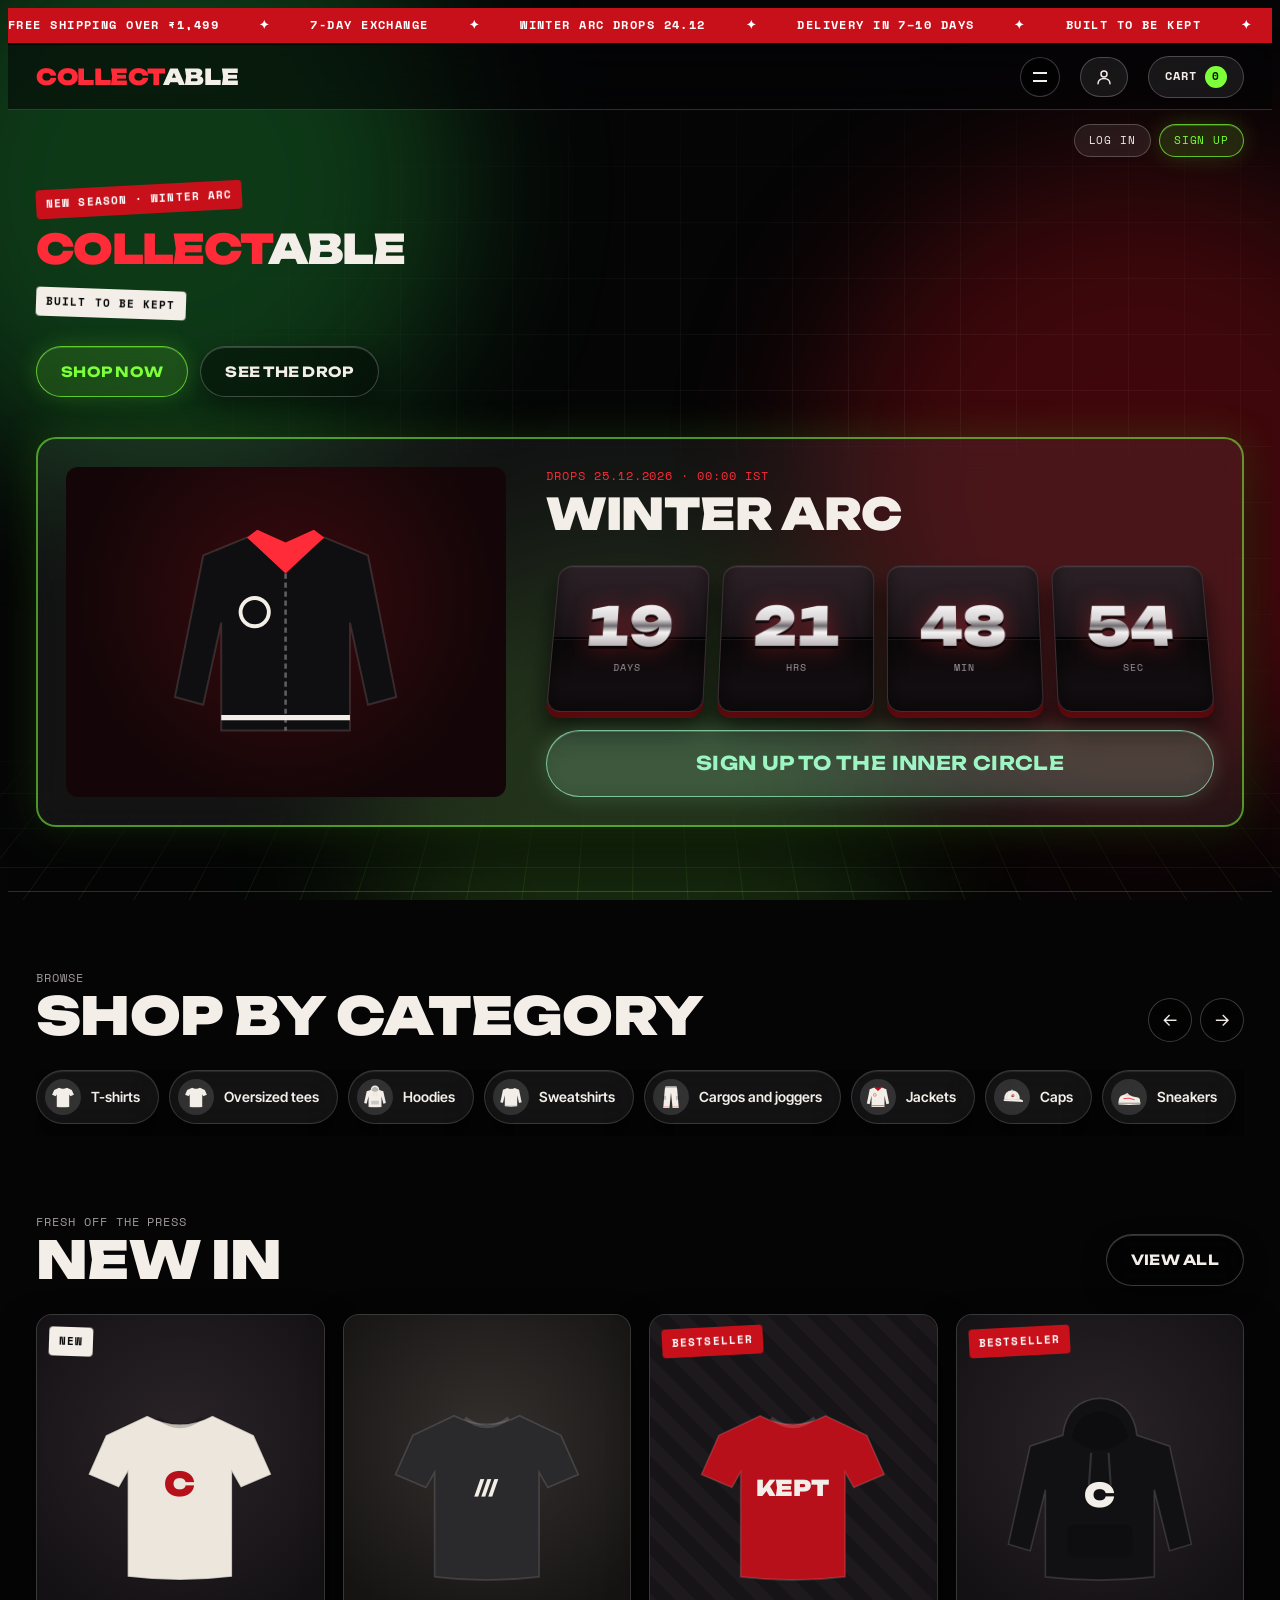
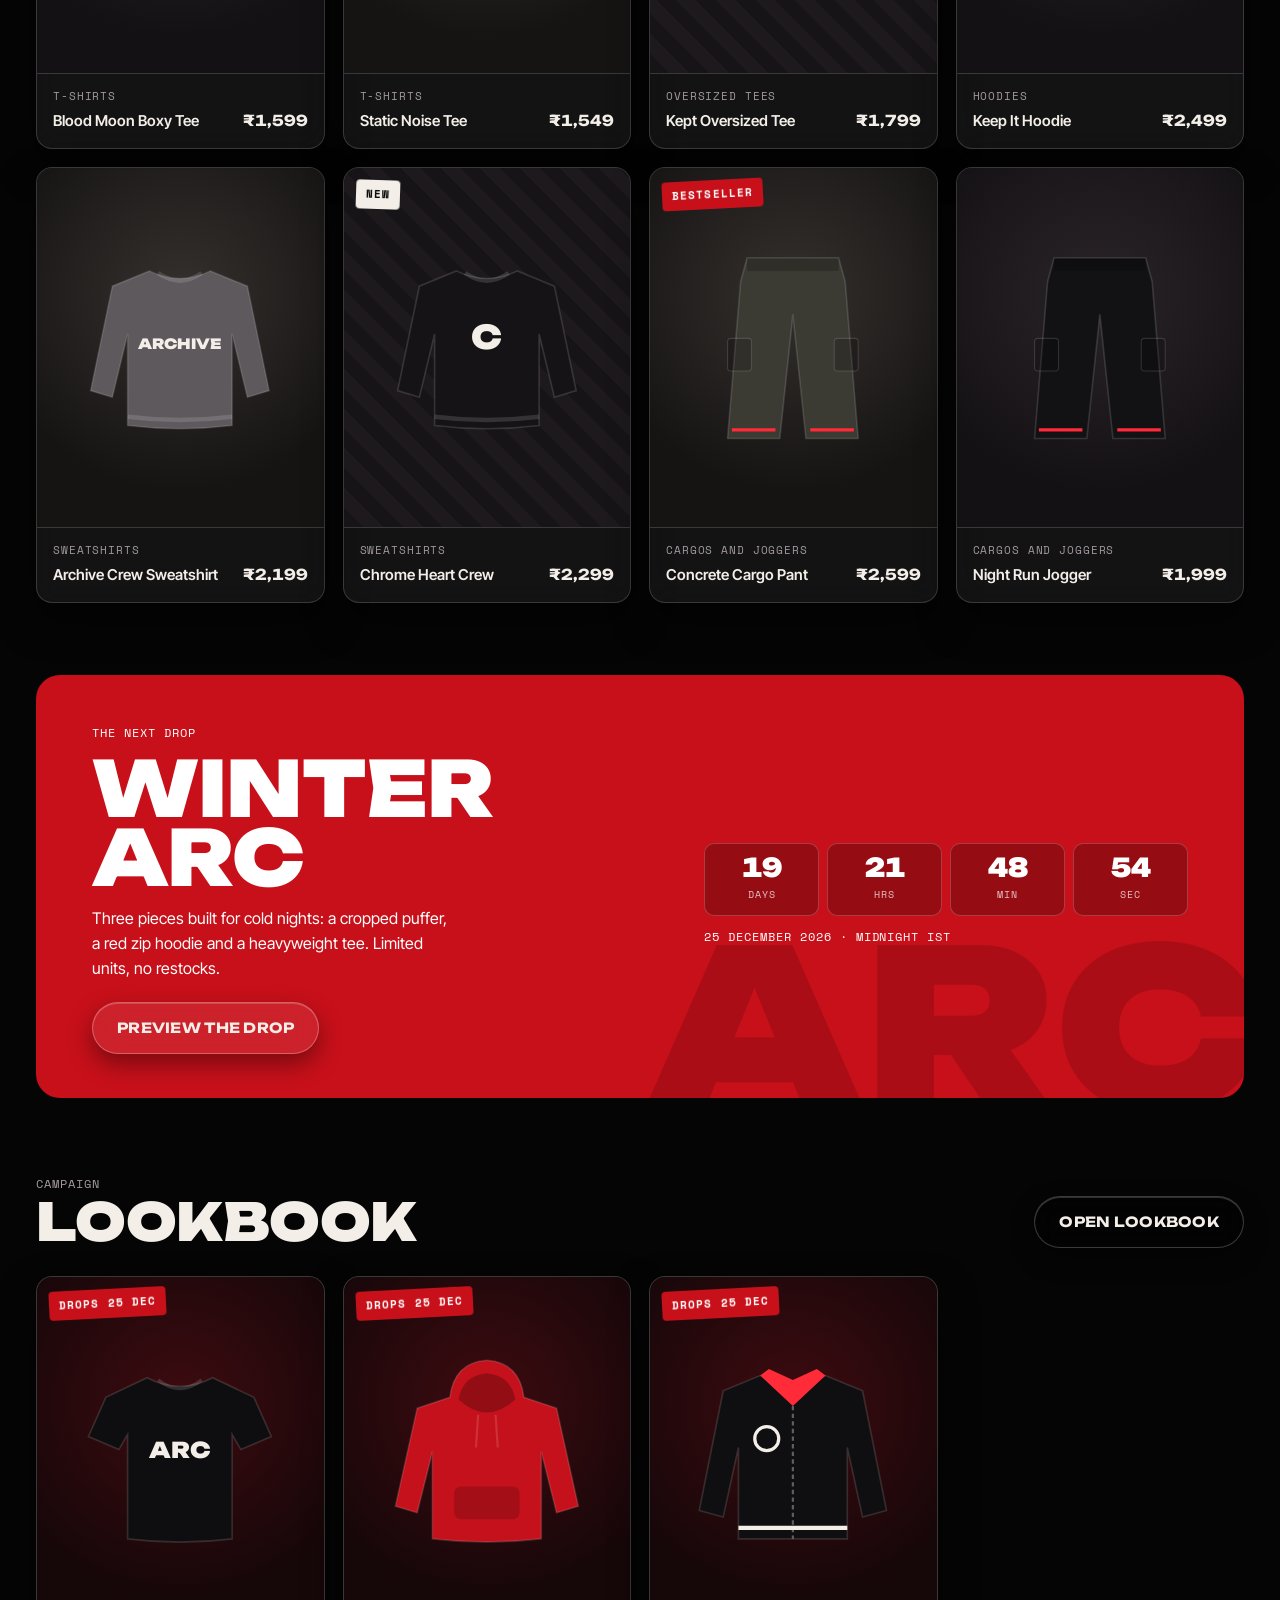
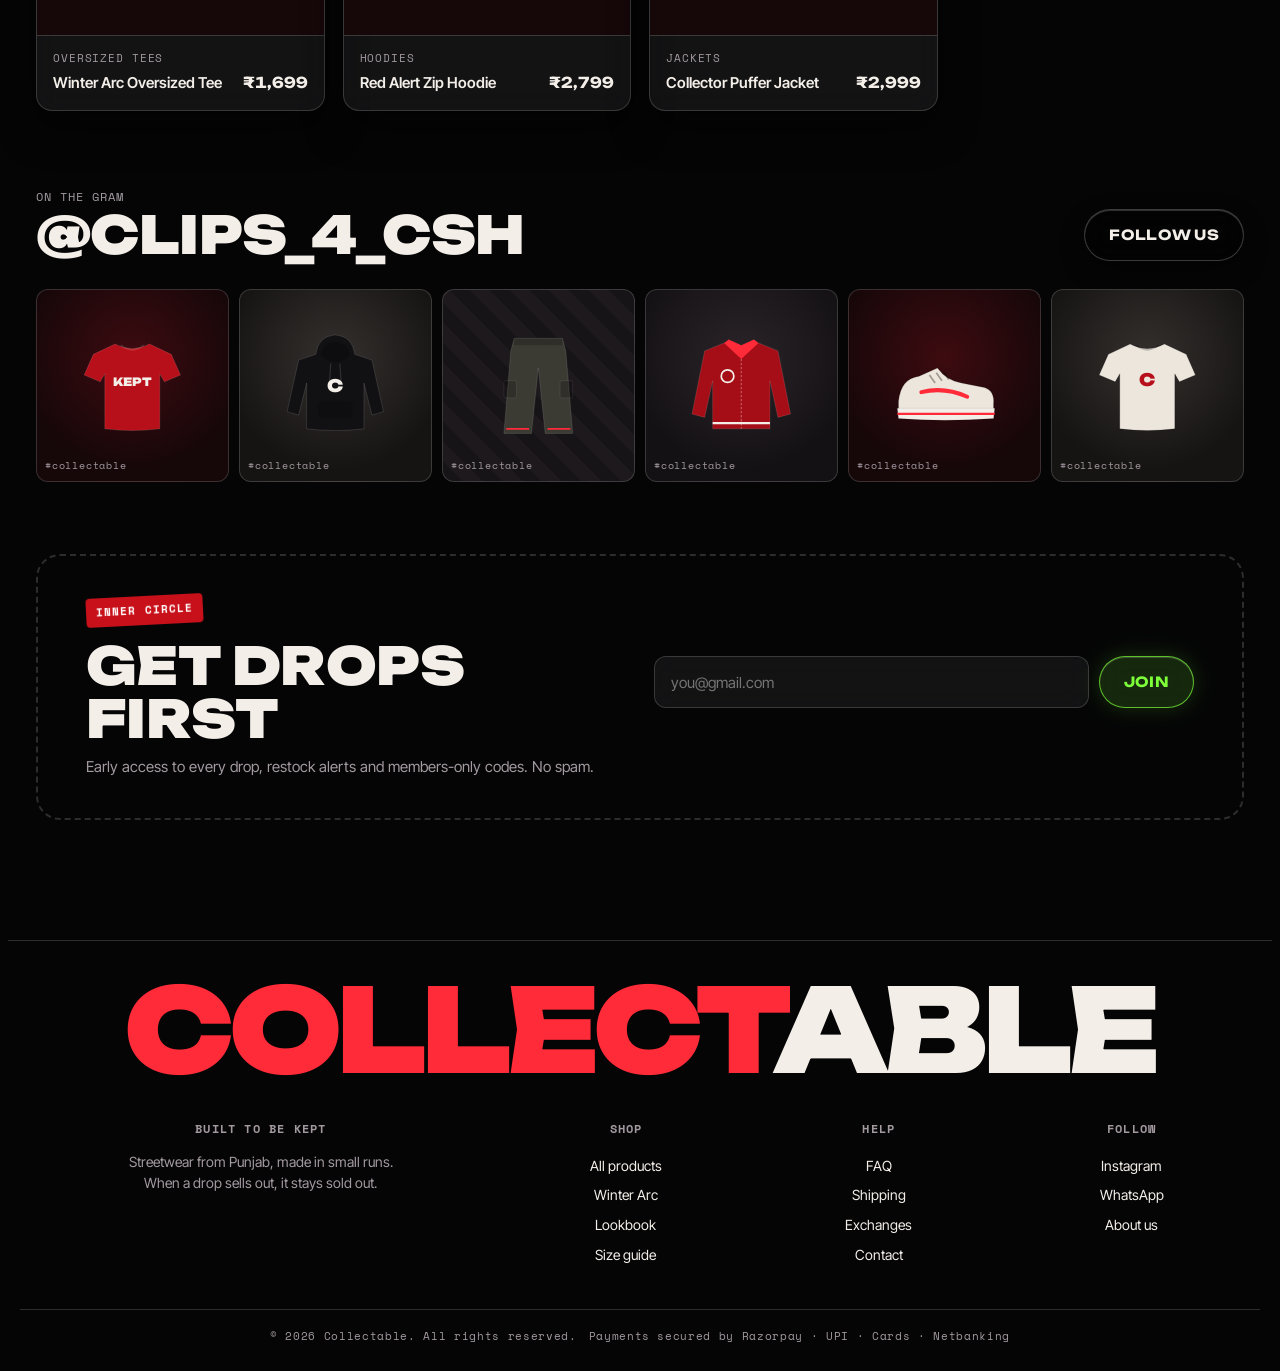
<file: index.html>
<!doctype html>
<html lang="en">
<head>
<meta charset="utf-8">
<meta name="viewport" content="width=device-width,initial-scale=1,viewport-fit=cover">
<title>Collectable Store</title>
<link rel="preconnect" href="https://fonts.googleapis.com">
<link rel="preconnect" href="https://fonts.gstatic.com" crossorigin>
<link rel="stylesheet" href="https://fonts.googleapis.com/css2?family=Unbounded:wght@500;700;900&family=Inter+Tight:wght@400;500;600&family=Space+Mono:wght@400;700&display=swap">
<link rel="stylesheet" href="css/styles.css">
</head>
<body>
<div class="bgfx" aria-hidden="true"><i class="o1"></i><i class="o2"></i><i class="o3"></i><i class="floor"></i></div>
<div class="ticker" aria-label="Store announcements">
  <div class="ticker-track" id="ticker"></div>
</div>

<header class="top">
  <div class="wrap nav">
    <a class="logo" href="#home"><span class="w-red">Collect</span><span class="w-white">able</span></a>
    <nav class="links" id="links">
      <a href="#home" data-nav="home">Home</a>
      <a href="#profile" data-nav="profile" id="navProfile"><svg width="14" height="14" viewBox="0 0 24 24" fill="none" stroke="currentColor" stroke-width="2" stroke-linecap="round"><circle cx="12" cy="8" r="4"/><path d="M4 21c0-4.4 3.6-7 8-7s8 2.6 8 7"/></svg><span>Profile</span></a>
      <a href="#shop" data-nav="shop">Shop</a>
      <a href="#drop" data-nav="drop">Winter Arc</a>
      <a href="#lookbook" data-nav="lookbook">Lookbook</a>
      <a href="#size-guide" data-nav="size-guide">Size guide</a>
      <a href="#about" data-nav="about">About</a>
      <a href="#faq" data-nav="faq">FAQ</a>
      <a href="#contact" data-nav="contact">Contact</a>
    </nav>
    <button class="menu-btn" id="menuBtn" aria-label="Open menu" aria-expanded="false">
      <svg width="18" height="18" viewBox="0 0 18 18" fill="none" stroke="currentColor" stroke-width="2"><path d="M2 5h14M2 13h14"/></svg>
    </button>
    <a class="prof-btn" id="profBtn" href="#profile" aria-label="Profile"><svg width="18" height="18" viewBox="0 0 24 24" fill="none" stroke="currentColor" stroke-width="2" stroke-linecap="round"><circle cx="12" cy="8" r="4"/><path d="M4 21c0-4.4 3.6-7 8-7s8 2.6 8 7"/></svg><span id="profName"></span></a>
    <a class="cart-btn" href="#cart">Cart <b id="cartCount">0</b></a>
  </div>
</header>

<main id="app"></main>

<footer>
  <div class="wrap">
    <div class="foot-word"><span class="w-red">Collect</span><span class="w-white">able</span></div>
    <div class="foot">
      <div>
        <h4>Built to be kept</h4>
        <p>Streetwear from Punjab, made in small runs. When a drop sells out, it stays sold out.</p>
      </div>
      <div>
        <h4>Shop</h4>
        <a href="#shop">All products</a>
        <a href="#drop">Winter Arc</a>
        <a href="#lookbook">Lookbook</a>
        <a href="#size-guide">Size guide</a>
      </div>
      <div>
        <h4>Help</h4>
        <a href="#faq">FAQ</a>
        <a href="#faq">Shipping</a>
        <a href="#faq">Exchanges</a>
        <a href="#contact">Contact</a>
      </div>
      <div>
        <h4>Follow</h4>
        <a href="https://instagram.com/clips_4_csh" target="_blank" rel="noopener">Instagram</a>
        <a href="https://wa.me/919803122754" target="_blank" rel="noopener">WhatsApp</a>
        <a href="#about">About us</a>
      </div>
    </div>
  </div>
  <div class="wrap legal">
    <span>© 2026 Collectable. All rights reserved.</span>
    <span>Payments secured by Razorpay · UPI · Cards · Netbanking</span>
  </div>
</footer>

<div class="toast" id="toast" role="status" aria-live="polite"></div>

<!-- Scripts load in this order. Do not rearrange. -->
<script src="js/config.js"></script>
<script src="js/products.js"></script>
<script src="js/helpers.js"></script>
<script src="js/hero.js"></script>
<script src="js/account.js"></script>
<script src="js/cart.js"></script>
<script src="js/components.js"></script>
<script src="js/views.js"></script>
<script src="js/behaviour.js"></script>
<script src="supabase-config.js"></script>
<script src="js/database.js"></script>
<script src="js/app.js"></script>
</body>
</html>
</file>
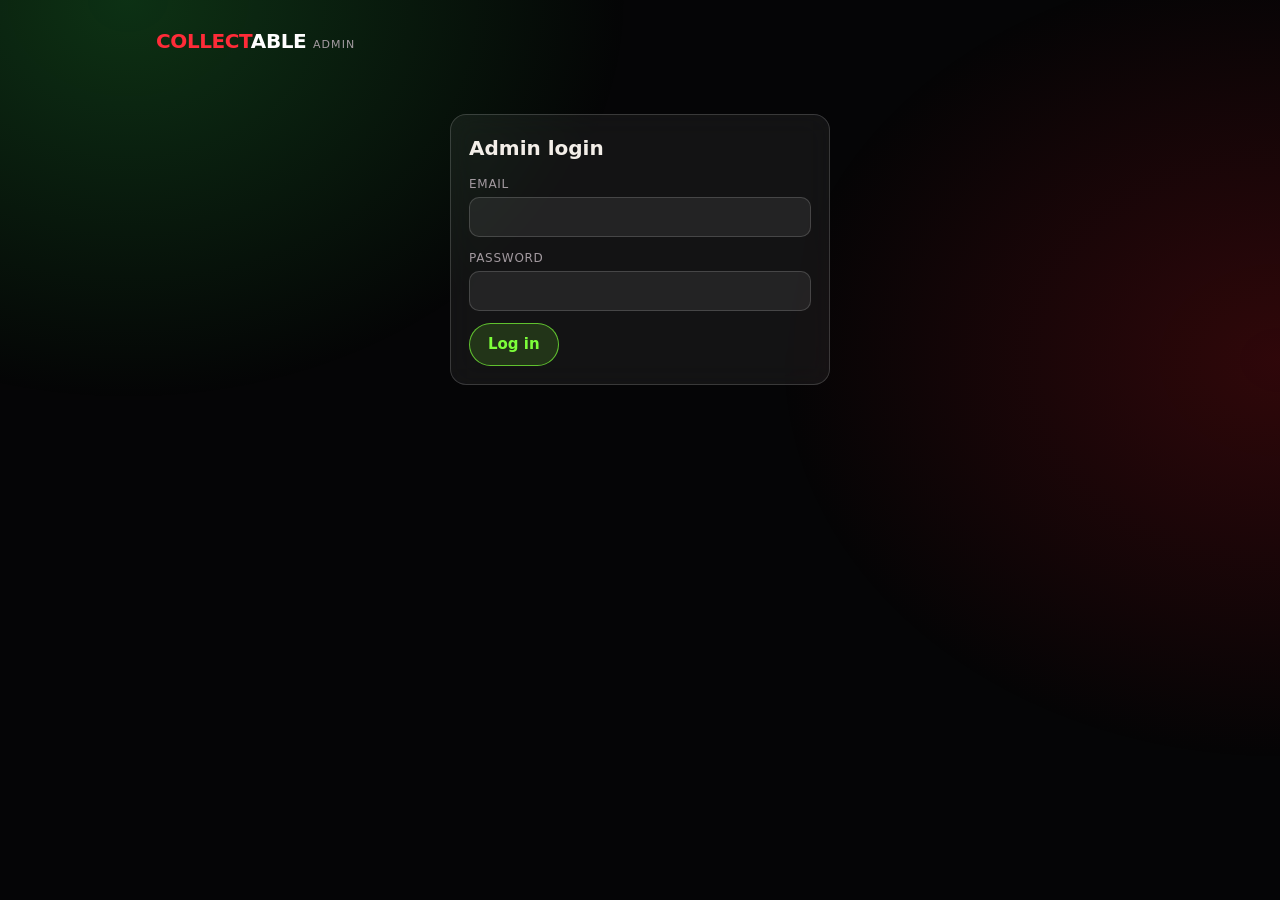
<file: admin/index.html>
<!doctype html>
<html lang="en">
<head>
<meta charset="utf-8">
<meta name="viewport" content="width=device-width,initial-scale=1">
<meta name="robots" content="noindex,nofollow">
<title>Collectable Admin</title>
<link rel="stylesheet" href="admin.css">
</head>
<body>
<div class="bg"></div>
<main>
  <header class="top"><b>COLLECT<span>ABLE</span> <small>admin</small></b><span id="who"></span><button class="btn" id="logout" hidden>Log out</button></header>

  <section id="setup" class="card" hidden>
    <h2>Database not connected yet</h2>
    <p>Open <code>supabase-config.js</code> in your site folder and paste your Supabase URL and anon key. Steps are in <code>README-ADMIN.md</code>.</p>
  </section>

  <section id="login" class="card narrow" hidden>
    <h2>Admin login</h2>
    <form id="loginForm">
      <label>Email<input id="em" type="email" autocomplete="username" required></label>
      <label>Password<input id="pw" type="password" autocomplete="current-password" required></label>
      <button class="btn go" type="submit">Log in</button>
    </form>
  </section>

  <section id="app" hidden>
    <nav class="tabs"><button data-t="products" class="on">Products</button><button data-t="settings">Settings</button><button data-t="help">Help</button></nav>

    <div id="t-products">
      <div class="bar"><button class="btn go" id="addBtn">+ Add product</button><button class="btn" id="importBtn">Import my current products</button></div>
      <div id="list" class="card"></div>
      <form id="form" class="card" hidden>
        <h2 id="formTitle">Add product</h2>
        <div class="grid">
          <label>Name<input id="f-name" required></label>
          <label>Product ID (web address name)<input id="f-id" required pattern="[a-z0-9-]+"></label>
          <label>Category<select id="f-cat"></select></label>
          <label>Price (₹)<input id="f-price" type="number" min="0" required></label>
          <label>Size set<select id="f-preset"><option value="">Choose a set</option><option value="apparel">Clothing sizes</option><option value="shoes">Shoe sizes</option><option value="one">One size</option></select></label>
          <label>Sizes (comma separated)<input id="f-sizes" required></label>
          <label>Colour of the drawing<input id="f-color" type="color" value="#2a2a2d"></label>
          <label>Short print text<input id="f-print" maxlength="4"></label>
          <label>Tile style<select id="f-bg"><option>0</option><option>1</option><option>2</option><option>3</option></select></label>
          <label>Tag (for example New)<input id="f-tag"></label>
          <label>Order number (small shows first)<input id="f-sort" type="number" value="0"></label>
          <label class="chk"><input id="f-drop" type="checkbox"> Part of the drop (locked until drop date)</label>
          <label class="chk"><input id="f-active" type="checkbox" checked> Show on the website</label>
        </div>
        <label>Description<textarea id="f-desc" rows="3"></textarea></label>
        <label>Photo (optional, replaces the drawing)<input id="f-file" type="file" accept="image/*"></label>
        <div id="prev"></div>
        <div class="bar"><button class="btn go" type="submit">Save product</button><button class="btn" type="button" id="cancel">Cancel</button></div>
      </form>
    </div>

    <form id="t-settings" class="card" hidden>
      <h2>Website settings</h2>
      <div class="grid">
        <label>Drop name<input id="s-drop_name"></label>
        <label>Drop date and time (India time)<input id="s-drop_at" type="datetime-local"></label>
        <label>Free shipping above (₹)<input id="s-free_ship" type="number"></label>
        <label>Shipping fee (₹)<input id="s-ship_fee" type="number"></label>
        <label>WhatsApp number (10 digits)<input id="s-whatsapp"></label>
        <label>Instagram username<input id="s-instagram"></label>
        <label>Contact email<input id="s-email" type="email"></label>
      </div>
      <button class="btn go" type="submit">Save settings</button>
    </form>

    <div id="t-help" class="card" hidden>
      <h2>How this works</h2>
      <p>Changes you save here go live on the website straight away. Visitors may need to refresh the page once.</p>
      <p>Not editable here yet: page text (About, FAQ, Contact), colours, orders and customer accounts. Those are the next steps.</p>
    </div>
  </section>
</main>
<div id="toast" class="toast"></div>
<script src="../supabase-config.js"></script>
<script src="../js/config.js"></script>
<script src="../js/products.js"></script>
<script src="admin.js"></script>
</body>
</html>
</file>
<file: css/styles.css>
/* styles.css
   ALL colours, fonts, buttons, glass effects and layout live here.
   Main colours are at the top (:root): --ink = page background, --bone = text,
   --parrot = parrot green, --blood = red accent. Change them to restyle the whole site. */
[hidden]{display:none!important}
img{max-width:100%}
:root{box-sizing:border-box;padding-top:env(safe-area-inset-top,0px);padding-bottom:env(safe-area-inset-bottom,0px)}
html{scroll-padding-top:env(safe-area-inset-top,0px)}
/* Layout: loud Y2K storefront — chrome wordmark, scrolling ticker, sticker badges, hard-edged product grid on near-black */
:root{
  --ink:#09080a; --panel:#141114; --panel-2:#1c181c; --line:#2d272c;
  --bone:#f3eee8; --mute:#a39aa0; --blood:#c8101a; --blood-hi:#ff2b38; --blood-deep:#5a070c;
  --chrome:linear-gradient(180deg,#ffffff 0%,#d9d4d6 38%,#6f6a6d 50%,#f5f2f3 62%,#9b9598 100%);
  --f-display:"Unbounded","Arial Black",Impact,sans-serif;
  --f-body:"Inter Tight",system-ui,-apple-system,"Segoe UI",sans-serif;
  --f-mono:"Space Mono",ui-monospace,Menlo,Consolas,monospace;
  --wrap:1240px;
  color-scheme:dark;
}
*{box-sizing:border-box}
html{scroll-behavior:smooth}
body{background:var(--ink);color:var(--bone);font-family:var(--f-body);font-size:16px;line-height:1.55;-webkit-font-smoothing:antialiased}
body::before{content:"";position:fixed;inset:0 0 auto;height:env(safe-area-inset-top,0px);z-index:60;background:var(--ink)}
a{color:inherit}
button{font:inherit;color:inherit;cursor:pointer}
:focus-visible{outline:2px solid var(--blood-hi);outline-offset:3px}
.wrap{max-width:var(--wrap);margin:0 auto;padding-left:max(16px,env(safe-area-inset-left,0px));padding-right:max(16px,env(safe-area-inset-right,0px))}
.mono{font-family:var(--f-mono);font-size:12px;letter-spacing:.08em;text-transform:uppercase}
h1,h2,h3{font-family:var(--f-display);text-wrap:balance;margin:0;line-height:1.02;letter-spacing:-.01em}
h2{font-size:clamp(28px,4.4vw,52px);font-weight:900;text-transform:uppercase}
h3{font-size:18px;font-weight:700}
p{margin:0}
.chrome{background:var(--chrome);-webkit-background-clip:text;background-clip:text;color:transparent;-webkit-text-stroke:1px rgba(255,255,255,.15)}
.red{color:var(--blood-hi)}

/* ticker */
.ticker{background:var(--blood);color:#fff;overflow:hidden;white-space:nowrap;border-bottom:2px solid #000}
.ticker-track{display:inline-flex;gap:40px;padding:8px 0;animation:tick 28s linear infinite}
.ticker span{font-family:var(--f-mono);font-size:12px;font-weight:700;letter-spacing:.12em;text-transform:uppercase}
@keyframes tick{to{transform:translateX(-50%)}}

/* header */
header.top{position:sticky;top:env(safe-area-inset-top,0px);z-index:50;background:rgba(9,8,10,.92);backdrop-filter:blur(10px);border-bottom:1px solid var(--line)}
.nav{display:flex;align-items:center;gap:20px;height:64px}
.logo{font-family:var(--f-display);font-weight:900;font-size:22px;letter-spacing:-.02em;text-decoration:none;text-transform:uppercase}
.links{display:none;position:absolute;left:0;right:0;top:64px;flex-direction:column;gap:4px;background:rgba(9,8,10,.97);-webkit-backdrop-filter:blur(12px);backdrop-filter:blur(12px);border-bottom:1px solid var(--line);padding:12px max(16px,env(safe-area-inset-right,0px)) 16px max(16px,env(safe-area-inset-left,0px))}
.links.open{display:flex}
.links a{text-decoration:none;font-family:var(--f-mono);font-size:12px;letter-spacing:.1em;text-transform:uppercase;padding:8px 12px;border-radius:999px;color:var(--mute)}
.links a:hover,.links a.on{color:var(--bone);background:var(--panel-2)}
.cart-btn{display:flex;align-items:center;gap:8px;background:rgba(0,0,0,.45);-webkit-backdrop-filter:blur(12px);backdrop-filter:blur(12px);color:var(--bone);border:1px solid rgba(255,255,255,.18);border-radius:999px;padding:9px 16px;font-family:var(--f-mono);font-size:12px;font-weight:700;letter-spacing:.08em;text-transform:uppercase;text-decoration:none}
.cart-btn b{background:var(--blood);color:#fff;border-radius:999px;min-width:22px;height:22px;display:grid;place-items:center;font-size:11px}
.links a{display:block;width:100%;max-width:var(--wrap);margin:0 auto;padding:14px 16px;font-size:13px}
.menu-btn{display:grid;place-items:center;margin-left:auto;background:rgba(0,0,0,.45);-webkit-backdrop-filter:blur(12px);backdrop-filter:blur(12px);border:1px solid rgba(255,255,255,.18);border-radius:999px;width:40px;height:40px}
.menu-btn[aria-expanded="true"]{border-color:var(--blood-hi)}

/* buttons */
.btn{display:inline-flex;align-items:center;justify-content:center;gap:10px;border:2px solid var(--bone);background:var(--bone);color:var(--ink);padding:14px 24px;border-radius:999px;font-family:var(--f-display);font-weight:700;font-size:14px;text-transform:uppercase;letter-spacing:.02em;text-decoration:none;transition:transform .15s,background .15s,color .15s}
.btn:hover{transform:translateY(-2px)}
.btn.red{background:var(--blood);border-color:var(--blood);color:#fff}
.btn.red:hover{background:var(--blood-hi);border-color:var(--blood-hi)}
.btn.ghost{background:transparent;color:var(--bone)}
.btn.ghost:hover{background:var(--bone);color:var(--ink)}
.btn[disabled]{opacity:.5;cursor:not-allowed;transform:none}

section.view{padding-block:0 80px}
.sec{padding-block:72px 0}
.sec-head{display:flex;align-items:end;justify-content:space-between;gap:20px;flex-wrap:wrap;margin-bottom:28px}
.sec-head .mono{color:var(--mute)}

/* hero */
.hero{position:relative;overflow:hidden;border-bottom:1px solid var(--line)}
.hero-inner{position:relative;padding-block:28px 64px;display:grid;grid-template-columns:minmax(0,1fr);gap:40px;align-items:start}
.hero-word{font-family:var(--f-display);font-weight:900;font-size:clamp(46px,10.5vw,148px);line-height:.86;text-transform:uppercase;letter-spacing:-.04em}
.hero-word .chrome{display:block}
.hero-word .w-red,.hero-word .w-white{display:inline}
.hero-word{white-space:nowrap;display:block;width:fit-content}
.w-red{color:var(--blood-hi)}
.w-white{color:#fff}
.hero-img{position:absolute;inset:0;background-size:cover;background-position:center;opacity:0}
.hero.has-img .hero-img{opacity:1}
.hero.has-img .hero-img::after{content:"";position:absolute;inset:0;background:linear-gradient(90deg,rgba(9,8,10,.88) 0%,rgba(9,8,10,.55) 55%,rgba(9,8,10,.35) 100%)}
.hero.has-img .grid-bg{display:none}
.hero-tools{position:relative;z-index:2;display:flex;gap:8px;justify-content:flex-end;padding-block:14px 0}
.tool-btn{background:rgba(0,0,0,.5);-webkit-backdrop-filter:blur(10px);backdrop-filter:blur(10px);border:1px solid rgba(255,255,255,.2);color:var(--bone);border-radius:999px;padding:7px 14px;font-family:var(--f-mono);font-size:11px;letter-spacing:.08em;text-transform:uppercase;cursor:pointer}
.tool-btn:hover{border-color:var(--blood-hi)}
.tool-btn{text-decoration:none}
.tool-btn.red-btn{background:var(--blood);border-color:var(--blood);color:#fff}
.tool-btn.red-btn:hover{background:var(--blood-hi)}
/* auth */
.auth{max-width:460px;margin:48px auto 0;background:var(--panel);border:1px solid var(--line);border-radius:24px;padding:28px clamp(18px,5vw,32px)}
.auth h1{font-size:clamp(30px,6vw,44px);font-weight:900;text-transform:uppercase;line-height:.95}
.auth .sub{color:var(--mute);margin:10px 0 22px;font-size:15px}
.auth form{display:grid;gap:14px}
.field{display:grid;gap:6px}
.field label{font-family:var(--f-mono);font-size:11px;letter-spacing:.08em;text-transform:uppercase;color:var(--mute)}
.field input{width:100%}
.field .err{margin:0}
.phone{display:flex;gap:8px}
.phone span{display:grid;place-items:center;padding:0 14px;background:var(--panel-2);border:1px solid var(--line);border-radius:12px;font-weight:600}
.phone input{flex:1}
.tabs{display:grid;grid-template-columns:1fr 1fr;background:var(--ink);border:1px solid var(--line);border-radius:999px;padding:4px;margin-bottom:20px}
.tabs button{border:0;background:transparent;border-radius:999px;padding:10px;font-family:var(--f-mono);font-size:12px;letter-spacing:.08em;text-transform:uppercase;color:var(--mute)}
.tabs button.on{background:var(--bone);color:var(--ink)}
.auth .btn{width:100%}
.auth .alt{text-align:center;color:var(--mute);font-size:14px;margin-top:18px}
.auth .alt a{color:var(--blood-hi)}
.otp{font-family:var(--f-display);font-size:24px;letter-spacing:.5em;text-align:center;padding:12px 8px}
.otp-row{display:flex;justify-content:space-between;align-items:center;gap:10px;font-size:13px;color:var(--mute)}
.link-btn{background:none;border:0;color:var(--blood-hi);font-size:13px;padding:0;text-decoration:underline}
.link-btn[disabled]{color:var(--mute);text-decoration:none;cursor:default}
.demo{background:var(--ink);border:1px dashed var(--blood);border-radius:14px;padding:12px 14px;font-size:13px;color:var(--mute);margin-bottom:18px}
.demo b{color:var(--bone);font-family:var(--f-mono);letter-spacing:.15em}
.verified{color:#7fe3a0;font-size:13px;font-weight:600}
.pw-rules{font-size:12px;color:var(--mute)}
.hero-tag{margin-top:22px;display:flex;flex-wrap:wrap;gap:12px;align-items:center}
.hero-tag p{font-size:18px;color:var(--mute);max-width:34ch}
.hero-cta{display:flex;gap:12px;flex-wrap:wrap;margin-top:28px}
.grid-bg{position:absolute;inset:0;background-image:linear-gradient(var(--line) 1px,transparent 1px),linear-gradient(90deg,var(--line) 1px,transparent 1px);background-size:56px 56px;opacity:.35;mask-image:radial-gradient(ellipse at 70% 40%,#000 0%,transparent 70%);-webkit-mask-image:radial-gradient(ellipse at 70% 40%,#000 0%,transparent 70%)}
.sticker{display:inline-flex;align-items:center;gap:6px;background:var(--blood);color:#fff;font-family:var(--f-mono);font-weight:700;font-size:11px;letter-spacing:.1em;text-transform:uppercase;padding:6px 10px;border-radius:4px;transform:rotate(-3deg)}
.sticker.bone{background:var(--bone);color:var(--ink);transform:rotate(2deg)}

.drop-card{position:relative;background:var(--panel);border:2px solid var(--blood);border-radius:20px;padding:24px;box-shadow:8px 8px 0 var(--blood-deep)}
.drop-card .art{aspect-ratio:1/1;max-width:100%;border-radius:12px;background:radial-gradient(circle at 50% 40%,#3a0a0e 0%,#140608 70%);display:grid;place-items:center;overflow:hidden;margin-bottom:18px}
.drop-card .art svg{width:78%;height:78%}
.drop-card h3{font-size:26px;font-weight:900;text-transform:uppercase}
.count{display:grid;grid-template-columns:repeat(4,1fr);gap:8px;margin-top:16px}
.count div{background:var(--ink);border:1px solid var(--line);border-radius:10px;padding:10px 4px;text-align:center}
.count b{display:block;font-family:var(--f-display);font-size:26px;font-weight:900;font-variant-numeric:tabular-nums;line-height:1}
.count span{font-family:var(--f-mono);font-size:10px;letter-spacing:.1em;color:var(--mute);text-transform:uppercase}
.hero-inner>div{min-width:0}
.drop-card{display:grid;grid-template-columns:200px minmax(0,1fr);gap:24px;align-items:center;max-width:none;width:100%}
.drop-card .art{margin-bottom:0}
.drop-card .count{max-width:420px}
@media (max-width:600px){.drop-card{grid-template-columns:1fr}.drop-card .art{aspect-ratio:4/3}}
@media (max-width:860px){.hero-inner{padding-block:36px 48px}}
@media (min-width:861px){.drop-card{grid-template-columns:minmax(0,440px) minmax(0,1fr);gap:40px;padding:28px}.drop-card .art{aspect-ratio:4/3;margin-bottom:0}.drop-card .count{max-width:none}.drop-card h3{font-size:clamp(28px,3.4vw,44px)}.drop-card .count b{font-size:clamp(26px,3.2vw,44px)}}
/* Winter Arc card: text column starts level with the image top and fills the height beside it; 3D flip-clock tiles */
@media (min-width:861px){.drop-card{align-items:stretch}.drop-card>div:nth-child(2){display:flex;flex-direction:column;align-self:stretch}.drop-card .count{flex:1;margin-top:22px}}
.drop-card .count{perspective:900px;gap:14px}
.drop-card .count div{position:relative;display:flex;flex-direction:column;align-items:center;justify-content:center;gap:8px;padding:14px 4px;background:linear-gradient(180deg,#2c2126 0%,#1b1418 49.5%,#0b0809 50.5%,#171115 100%);border:1px solid #3d3137;border-radius:14px;box-shadow:0 1px 0 rgba(255,255,255,.14) inset,0 -12px 18px rgba(0,0,0,.5) inset,0 6px 0 var(--blood-deep),0 18px 26px rgba(0,0,0,.65);transform:rotateX(14deg);transform-origin:50% 100%;transition:transform .25s}
.drop-card .count div:hover{transform:rotateX(0) translateY(-4px)}
.drop-card .count div::after{content:"";position:absolute;left:0;right:0;top:50%;height:2px;background:#000;box-shadow:0 1px 0 rgba(255,255,255,.08)}
.drop-card .count b{position:relative;z-index:1;line-height:1;font-size:clamp(30px,4.4vw,64px);background:var(--chrome);-webkit-background-clip:text;background-clip:text;color:transparent;filter:drop-shadow(0 3px 0 rgba(0,0,0,.65)) drop-shadow(0 0 12px rgba(255,43,56,.35))}
.drop-card .count span{position:relative;z-index:1}
.drop-card .count div:last-child b{animation:secpulse 1s ease-in-out infinite}
@keyframes secpulse{0%,100%{transform:scale(1)}50%{transform:scale(1.07)}}
.drop-card .inner-btn{width:100%;margin-top:18px;padding:18px 24px;font-size:clamp(14px,1.7vw,19px);text-align:center;box-shadow:0 5px 0 var(--blood-deep)}
.drop-card .inner-btn:hover{box-shadow:0 7px 0 var(--blood-deep)}

/* categories */
.cats{display:flex;gap:10px;overflow-x:auto;overscroll-behavior-x:contain;-webkit-overflow-scrolling:touch;touch-action:pan-x pan-y;scroll-snap-type:x proximity;padding-bottom:12px;scrollbar-width:thin;scrollbar-color:var(--blood) var(--panel);cursor:grab}
.cats.drag{cursor:grabbing;scroll-snap-type:none}
.cats::-webkit-scrollbar{height:6px}
.cats::-webkit-scrollbar-track{background:var(--panel);border-radius:99px}
.cats::-webkit-scrollbar-thumb{background:var(--blood);border-radius:99px}
.cat{scroll-snap-align:start}
.cat-arrows{display:flex;gap:8px}
.arrow{width:44px;height:44px;border-radius:999px;background:var(--panel);border:1px solid var(--line);font-size:18px}
.arrow:hover{border-color:var(--blood-hi)}
.cat{flex:0 0 auto;display:flex;align-items:center;gap:10px;background:var(--panel);border:1px solid var(--line);border-radius:999px;padding:8px 18px 8px 8px;text-decoration:none;font-weight:600;font-size:14px;transition:border-color .15s}
.cat:hover{border-color:var(--blood-hi)}
.cat i{width:36px;height:36px;border-radius:999px;background:var(--panel-2);display:grid;place-items:center}
.cat i svg{width:26px;height:26px}

/* product grid */
.pgrid{display:grid;grid-template-columns:repeat(auto-fill,minmax(230px,1fr));gap:18px}
.card{position:relative;display:flex;flex-direction:column;text-decoration:none;background:var(--panel);border:1px solid var(--line);border-radius:16px;overflow:hidden;transition:transform .2s,border-color .2s}
.card:hover{transform:translateY(-4px);border-color:var(--blood)}
.card .art{position:relative;aspect-ratio:4/5;max-width:100%;display:grid;place-items:center;overflow:hidden}
.card .art svg{width:76%;height:76%;transition:transform .35s}
.card:hover .art svg{transform:scale(1.06) rotate(-2deg)}
.card .badges{position:absolute;top:12px;left:12px;display:flex;gap:6px;flex-wrap:wrap}
.card .info{padding:14px 16px 16px;display:flex;flex-direction:column;gap:4px;border-top:1px solid var(--line)}
.card .info .mono{color:var(--mute);font-size:11px}
.card .row{display:flex;justify-content:space-between;align-items:baseline;gap:10px}
.card .name{font-weight:600;font-size:15px;line-height:1.3}
.price{font-family:var(--f-display);font-weight:700;font-size:15px;white-space:nowrap;font-variant-numeric:tabular-nums}
.bg-0{background:radial-gradient(circle at 50% 35%,#2a2428,#141114 72%)}
.bg-1{background:radial-gradient(circle at 50% 35%,#3d0b10,#160709 72%)}
.bg-2{background:radial-gradient(circle at 50% 35%,#34302e,#161413 72%)}
.bg-3{background:repeating-linear-gradient(45deg,#171417 0 14px,#1d191c 14px 28px)}

/* drop banner */
.banner{position:relative;overflow:hidden;background:var(--blood);color:#fff;border-radius:24px;padding:44px clamp(20px,5vw,56px);display:grid;grid-template-columns:minmax(0,1.2fr) minmax(0,1fr);gap:32px;align-items:center}
.banner h2{font-size:clamp(36px,6vw,80px);line-height:.9}
.banner .count div{background:rgba(0,0,0,.25);border-color:rgba(255,255,255,.2)}
.banner .count span{color:rgba(255,255,255,.75)}
.banner .ghostword{position:absolute;right:-20px;bottom:-40px;font-family:var(--f-display);font-weight:900;font-size:220px;line-height:1;color:rgba(0,0,0,.14);pointer-events:none;text-transform:uppercase}
@media (max-width:760px){.banner{grid-template-columns:1fr}}

/* lookbook */
.looks{display:grid;grid-template-columns:repeat(12,1fr);gap:16px}
.look{position:relative;border-radius:18px;overflow:hidden;border:1px solid var(--line);min-height:320px;display:flex;flex-direction:column;justify-content:space-between;padding:20px}
.look .lk-art{position:absolute;inset:0;display:grid;place-items:center}
.look .lk-art svg{width:62%;height:auto;max-height:80%}
.look .lk-top,.look .lk-bot{position:relative;z-index:1}
.look .lk-bot h3{font-size:clamp(22px,3vw,36px);font-weight:900;text-transform:uppercase;line-height:.95}
.look:nth-child(1){grid-column:span 7;min-height:460px}
.look:nth-child(2){grid-column:span 5}
.look:nth-child(3){grid-column:span 4}
.look:nth-child(4){grid-column:span 4}
.look:nth-child(5){grid-column:span 4}
.look:nth-child(6){grid-column:span 12;min-height:260px}
@media (max-width:860px){.look{grid-column:span 12!important;min-height:320px!important}}

/* instagram */
.ig{display:grid;grid-template-columns:repeat(6,1fr);gap:10px}
.ig a{position:relative;aspect-ratio:1/1;max-width:100%;border-radius:12px;overflow:hidden;display:grid;place-items:center;border:1px solid var(--line);text-decoration:none}
.ig a svg{width:60%;height:60%}
.ig a .tag{position:absolute;bottom:8px;left:8px;font-family:var(--f-mono);font-size:10px;letter-spacing:.08em;color:var(--mute)}
@media (max-width:760px){.ig{grid-template-columns:repeat(3,1fr)}}

/* newsletter */
.news{border:2px dashed var(--line);border-radius:24px;padding:40px clamp(20px,5vw,48px);display:grid;grid-template-columns:minmax(0,1fr) minmax(0,1fr);gap:28px;align-items:center}
.news form{display:flex;gap:10px;flex-wrap:wrap}
.news input{flex:1 1 220px}
@media (max-width:760px){.news{grid-template-columns:1fr}}
input,select,textarea{background:var(--panel);border:1px solid var(--line);color:var(--bone);border-radius:12px;padding:13px 16px;font:inherit;font-size:15px;min-width:0}
input:focus,select:focus,textarea:focus{outline:none;border-color:var(--blood-hi)}
.note{font-size:13px;color:var(--mute);margin-top:10px}
.ok{color:#7fe3a0}
.err{color:var(--blood-hi);font-size:13px}

/* shop */
.page-head{padding-block:48px 28px;border-bottom:1px solid var(--line);margin-bottom:28px}
.page-head h1{font-size:clamp(40px,8vw,104px);font-weight:900;text-transform:uppercase;letter-spacing:-.03em;line-height:.9}
.page-head p{color:var(--mute);margin-top:14px;max-width:60ch}
.filters{display:flex;flex-wrap:wrap;gap:10px;align-items:center;margin-bottom:24px}
.chip{background:var(--panel);border:1px solid var(--line);border-radius:999px;padding:8px 14px;font-size:13px;font-weight:500}
.chip.on{background:var(--bone);color:var(--ink);border-color:var(--bone)}
.filters .spacer{flex:1}
.filters select{padding:9px 14px;border-radius:999px;font-size:13px}
.count-line{font-family:var(--f-mono);font-size:12px;color:var(--mute);margin-bottom:16px;letter-spacing:.06em}
.empty{padding:60px 20px;text-align:center;border:1px dashed var(--line);border-radius:16px;color:var(--mute)}

/* product page */
.crumb{padding-block:20px;font-family:var(--f-mono);font-size:12px;color:var(--mute);letter-spacing:.06em}
.crumb a{text-decoration:none}
.crumb a:hover{color:var(--bone)}
.pd{display:grid;grid-template-columns:minmax(0,1.1fr) minmax(0,1fr);gap:40px;align-items:start}
.pd-art{position:relative;border-radius:20px;border:1px solid var(--line);aspect-ratio:1/1;max-width:100%;display:grid;place-items:center;overflow:hidden}
.pd-art svg{width:74%;height:74%}
.pd-thumbs{display:grid;grid-template-columns:repeat(4,1fr);gap:10px;margin-top:10px}
.pd-thumbs div{aspect-ratio:1/1;max-width:100%;border-radius:12px;border:1px solid var(--line);display:grid;place-items:center;overflow:hidden}
.pd-thumbs svg{width:70%;height:70%}
.pd-info h1{font-size:clamp(30px,4vw,48px);font-weight:900;text-transform:uppercase;line-height:.95}
.pd-info .price{font-size:26px;margin-top:14px;display:block}
.pd-info .tax{font-size:13px;color:var(--mute)}
.pd-info .desc{color:var(--mute);margin-top:18px;max-width:52ch}
.opt-label{display:flex;justify-content:space-between;margin:24px 0 10px;font-family:var(--f-mono);font-size:12px;letter-spacing:.08em;text-transform:uppercase}
.opt-label a{color:var(--blood-hi)}
.sizes{display:flex;flex-wrap:wrap;gap:8px}
.size{min-width:54px;height:48px;padding:0 12px;background:var(--panel);border:1px solid var(--line);border-radius:12px;font-weight:600}
.size.on{background:var(--bone);color:var(--ink);border-color:var(--bone)}
.qty{display:inline-flex;align-items:center;border:1px solid var(--line);border-radius:999px;overflow:hidden}
.qty button{width:44px;height:48px;background:var(--panel);border:0;font-size:18px}
.qty span{min-width:40px;text-align:center;font-weight:600;font-variant-numeric:tabular-nums}
.buy-row{display:flex;gap:12px;margin-top:24px;flex-wrap:wrap}
.buy-row .btn{flex:1 1 200px}
.perks{display:grid;grid-template-columns:repeat(3,1fr);gap:10px;margin-top:24px}
.perks div{background:var(--panel);border:1px solid var(--line);border-radius:12px;padding:12px;font-size:13px}
.perks b{display:block;font-family:var(--f-display);font-size:13px;margin-bottom:2px}
details{border-bottom:1px solid var(--line)}
details summary{cursor:pointer;list-style:none;padding:16px 0;font-weight:600;display:flex;justify-content:space-between;gap:12px}
details summary::-webkit-details-marker{display:none}
details summary::after{content:"+";font-family:var(--f-display);color:var(--blood-hi)}
details[open] summary::after{content:"−"}
details .body{padding:0 0 18px;color:var(--mute);max-width:64ch}
@media (max-width:860px){.pd{grid-template-columns:1fr;gap:24px}.perks{grid-template-columns:1fr}}

/* cart */
.cart-layout{display:grid;grid-template-columns:minmax(0,1.4fr) minmax(0,1fr);gap:32px;align-items:start}
.line{display:grid;grid-template-columns:96px minmax(0,1fr) auto;gap:16px;align-items:center;padding:16px 0;border-bottom:1px solid var(--line)}
.line .thumb{width:96px;height:110px;border-radius:12px;display:grid;place-items:center;overflow:hidden;border:1px solid var(--line)}
.line .thumb svg{width:80%;height:80%}
.line .meta{min-width:0}
.line .meta .mono{color:var(--mute);font-size:11px}
.line .act{display:flex;flex-direction:column;align-items:end;gap:10px}
.line .rm{background:none;border:0;color:var(--mute);font-size:12px;text-decoration:underline}
.line .qty button{width:34px;height:36px}
.line .qty span{min-width:28px}
.summary{position:sticky;top:calc(env(safe-area-inset-top,0px) + 84px);background:var(--panel);border:1px solid var(--line);border-radius:20px;padding:22px}
.sum-row{display:flex;justify-content:space-between;padding:8px 0;font-variant-numeric:tabular-nums}
.sum-row.total{border-top:1px solid var(--line);margin-top:8px;padding-top:14px;font-family:var(--f-display);font-weight:700;font-size:20px}
.progress{height:6px;background:var(--ink);border-radius:99px;overflow:hidden;margin:6px 0 4px}
.progress i{display:block;height:100%;background:var(--blood-hi);border-radius:99px;transition:width .3s}
.form-grid{display:grid;grid-template-columns:minmax(0,1fr) minmax(0,1fr);gap:10px;margin-top:16px}
.form-grid input,.form-grid textarea{width:100%}
.form-grid .full{grid-column:1/-1}
.form-grid label{display:flex;flex-direction:column;gap:6px;font-size:12px;font-family:var(--f-mono);letter-spacing:.06em;text-transform:uppercase;color:var(--mute)}
.form-grid input,.form-grid textarea{text-transform:none;letter-spacing:0;font-family:var(--f-body);color:var(--bone)}
.pay-note{margin-top:14px;background:var(--ink);border:1px solid var(--blood);border-radius:14px;padding:14px;font-size:14px}
@media (max-width:860px){.cart-layout{grid-template-columns:1fr}.summary{position:static}}
@media (max-width:480px){.form-grid{grid-template-columns:1fr}.line{grid-template-columns:72px minmax(0,1fr)}.line .thumb{width:72px;height:84px}.line .act{grid-column:2;flex-direction:row;align-items:center;justify-content:space-between}}

/* tables */
.tbl-wrap{overflow-x:auto;border:1px solid var(--line);border-radius:16px;margin-bottom:28px}
table{width:100%;border-collapse:collapse;font-variant-numeric:tabular-nums;min-width:460px}
th,td{padding:14px 16px;text-align:left;border-bottom:1px solid var(--line)}
th{font-family:var(--f-mono);font-size:11px;letter-spacing:.1em;text-transform:uppercase;color:var(--mute);background:var(--panel)}
tr:last-child td{border-bottom:0}
td:first-child{font-family:var(--f-display);font-weight:700}

/* about / contact */
.split{display:grid;grid-template-columns:minmax(0,1fr) minmax(0,1fr);gap:40px;align-items:start}
.big-quote{font-family:var(--f-display);font-weight:900;font-size:clamp(28px,4vw,48px);line-height:1;text-transform:uppercase}
.prose p{color:var(--mute);margin-bottom:16px;max-width:62ch;font-size:17px}
.stats{display:grid;grid-template-columns:repeat(3,1fr);gap:12px;margin-top:28px}
.stats div{border:1px solid var(--line);border-radius:16px;padding:18px;background:var(--panel)}
.stats b{display:block;font-family:var(--f-display);font-size:28px;font-weight:900;color:var(--blood-hi)}
.stats span{font-size:13px;color:var(--mute)}
.contact-cards{display:grid;gap:12px}
.cc{display:flex;align-items:center;gap:14px;background:var(--panel);border:1px solid var(--line);border-radius:16px;padding:16px 18px}
.cc .ico{width:44px;height:44px;border-radius:12px;background:var(--blood);display:grid;place-items:center;flex:0 0 auto}
.cc .ico svg{width:22px;height:22px}
.cc .txt{min-width:0;flex:1}
.cc .txt .mono{color:var(--mute);font-size:11px}
.cc .txt b{display:block;font-size:16px;overflow-wrap:anywhere;user-select:all}
.cc .copy{background:var(--panel-2);border:1px solid var(--line);border-radius:999px;padding:7px 12px;font-size:12px;font-family:var(--f-mono)}
.contact-form{display:grid;gap:10px}
@media (max-width:860px){.split{grid-template-columns:1fr}.stats{grid-template-columns:1fr}}

/* footer */
footer{border-top:1px solid var(--line);margin-top:40px;text-align:center}
.foot-word{font-family:var(--f-display);font-weight:900;font-size:clamp(26px,9.2vw,116px);line-height:.85;letter-spacing:-.05em;text-transform:uppercase;padding-block:40px 20px;white-space:nowrap;overflow:hidden}
.foot{display:grid;grid-template-columns:2fr 1fr 1fr 1fr;gap:28px;padding-block:20px 40px}
.foot h4{font-family:var(--f-mono);font-size:12px;letter-spacing:.1em;text-transform:uppercase;color:var(--mute);margin:0 0 12px}
.foot a{display:block;text-decoration:none;padding:4px 0;font-size:14px}
.foot a:hover{color:var(--blood-hi)}
.foot p{color:var(--mute);font-size:14px;max-width:36ch;margin-inline:auto}
.legal{border-top:1px solid var(--line);padding-block:18px;display:flex;justify-content:center;text-align:center;gap:12px;flex-wrap:wrap;font-family:var(--f-mono);font-size:11px;color:var(--mute);letter-spacing:.06em}
@media (max-width:760px){.foot{grid-template-columns:1fr 1fr}.foot>div:first-child{grid-column:1/-1}}

.toast{position:fixed;left:50%;bottom:calc(20px + env(safe-area-inset-bottom,0px));transform:translate(-50%,calc(100% + 60px));visibility:hidden;background:var(--bone);color:var(--ink);padding:12px 20px;border-radius:999px;font-weight:600;font-size:14px;z-index:80;transition:transform .3s;box-shadow:4px 4px 0 var(--blood);max-width:calc(100% - 32px)}
.toast.show{transform:translate(-50%,0);visibility:visible}

.links a svg{vertical-align:-2px;margin-right:8px}
.prof-btn{display:flex;align-items:center;gap:8px;height:40px;padding:0 14px;background:rgba(0,0,0,.45);-webkit-backdrop-filter:blur(12px);backdrop-filter:blur(12px);color:var(--bone);border:1px solid rgba(255,255,255,.18);border-radius:999px;font-family:var(--f-mono);font-size:12px;font-weight:700;letter-spacing:.08em;text-transform:uppercase;text-decoration:none;max-width:160px}
.prof-btn span{overflow:hidden;text-overflow:ellipsis;white-space:nowrap}
.prof-btn span:empty{display:none}
.prof-btn:hover{border-color:var(--blood-hi)}
@media (max-width:560px){.prof-btn{padding:0;width:40px;justify-content:center}.prof-btn span{display:none}}
.prof-head{display:flex;align-items:center;gap:18px;padding-block:48px 28px}
.avatar{width:72px;height:72px;flex:0 0 auto;border-radius:999px;background:var(--blood);display:grid;place-items:center;font-family:var(--f-display);font-weight:900;font-size:28px;text-transform:uppercase}
.details{display:grid;grid-template-columns:repeat(auto-fit,minmax(240px,1fr));gap:12px;margin-bottom:20px}
.details div{background:var(--panel);border:1px solid var(--line);border-radius:16px;padding:16px}
.details .mono{color:var(--mute);display:block;margin-bottom:4px}
.details b{overflow-wrap:anywhere;font-weight:600}
.prof-form{display:flex;gap:10px;flex-wrap:wrap;margin-bottom:40px}
.prof-form input{flex:1;min-width:200px}
.order{background:var(--panel);border:1px solid var(--line);border-radius:16px;padding:16px 18px;margin-bottom:12px}
.order-top{display:flex;justify-content:space-between;gap:12px;flex-wrap:wrap;align-items:center}
.order ul{margin:10px 0 0;padding-left:18px;color:var(--mute);font-size:14px}
/* Blush mist light theme: soft blurred glow behind, glass panels in front */
:root{--ink:#f4e6e3;--panel:rgba(255,255,255,.55);--panel-2:rgba(255,255,255,.82);--line:rgba(31,20,22,.14);--bone:#1f1416;--mute:#6f5d60;color-scheme:light}
.bgfx{position:fixed;inset:0;z-index:-1;overflow:hidden;pointer-events:none;perspective:1000px}
.bgfx i{position:absolute;border-radius:50%;filter:blur(80px);transition:transform .25s ease-out;will-change:transform}
.bgfx .o1{width:46vw;height:46vw;max-width:620px;max-height:620px;left:-10vw;top:-12vh;background:#eebfb8;opacity:.8}
.bgfx .o2{width:50vw;height:50vw;max-width:700px;max-height:700px;right:-14vw;top:18vh;background:#fbeee9;opacity:.95}
.bgfx .o3{width:42vw;height:42vw;max-width:560px;max-height:560px;left:28vw;bottom:-22vh;background:#d9a9a4;opacity:.7}
.bgfx .floor{left:-60%;right:-60%;bottom:-32%;height:62%;border-radius:0;filter:none;transform:rotateX(68deg);background-image:linear-gradient(rgba(217,169,164,.6) 1px,transparent 1px),linear-gradient(90deg,rgba(217,169,164,.6) 1px,transparent 1px);background-size:56px 56px;-webkit-mask-image:linear-gradient(to top,#000,transparent);mask-image:linear-gradient(to top,#000,transparent)}
.w-white{color:var(--bone)}
header.top{background:rgba(244,230,227,.72)}
.links{background:rgba(244,230,227,.97)}
.cart-btn,.menu-btn,.prof-btn,.tool-btn{background:rgba(255,255,255,.6);border-color:rgba(31,20,22,.18);color:var(--bone)}
.tool-btn.red-btn{background:var(--blood);border-color:var(--blood);color:#fff}
.hero.has-img .hero-img::after{background:linear-gradient(90deg,rgba(244,230,227,.92) 0%,rgba(244,230,227,.6) 55%,rgba(244,230,227,.35) 100%)}
.card,.cat,.cc,.order,.details div,.auth,.summary{-webkit-backdrop-filter:blur(14px);backdrop-filter:blur(14px);box-shadow:0 18px 36px rgba(90,40,40,.12)}
.drop-card{-webkit-backdrop-filter:blur(16px);backdrop-filter:blur(16px);box-shadow:0 26px 50px rgba(90,40,40,.22),8px 8px 0 rgba(200,16,26,.18)}
.count span{color:#a39aa0}
.look{--mute:#a39aa0;color:#f3eee8}
/* Hover pop-up on every interactive part */
@media (hover:hover) and (prefers-reduced-motion:no-preference){
  .btn,.tool-btn,.cart-btn,.menu-btn,.prof-btn,.chip,.size,.arrow,.link-btn,.qty button,.sticker,.logo,.links a,.foot a,.legal a,.crumb a,.avatar,input,select,textarea,.card,.cat,.look,.order,.details div,.cc,.drop-card,.perks>*,.stats>*,.contact-cards>*,.pd-thumbs>*,.ig a{transition:transform .22s cubic-bezier(.2,.8,.2,1),box-shadow .22s,border-color .2s,background .2s,color .2s,opacity .2s}
  .btn:hover,.tool-btn:hover,.cart-btn:hover,.menu-btn:hover,.prof-btn:hover,.chip:hover,.size:hover,.arrow:hover,.link-btn:hover,.qty button:hover,.sticker:hover{transform:translateY(-4px) scale(1.05);box-shadow:0 14px 26px rgba(90,40,40,.28)}
  .logo:hover,.avatar:hover{transform:scale(1.06)}
  .links a:hover,.foot a:hover,.legal a:hover,.crumb a:hover{transform:translateY(-2px) scale(1.04)}
  input:hover,select:hover,textarea:hover{transform:translateY(-2px);box-shadow:0 10px 20px rgba(90,40,40,.16)}
  .card:hover,.cat:hover,.look:hover,.order:hover,.details div:hover,.cc:hover,.drop-card:hover,.perks>*:hover,.stats>*:hover,.contact-cards>*:hover,.pd-thumbs>*:hover,.ig a:hover{transform:translateY(-8px) scale(1.02);box-shadow:0 28px 46px rgba(90,40,40,.25)}
}
.btn.added{background:#12803d;border-color:#12803d;color:#fff}
.shake{animation:shake .4s}
@keyframes shake{0%,100%{transform:translateX(0)}25%{transform:translateX(-6px)}50%{transform:translateX(6px)}75%{transform:translateX(-4px)}}
#cartCount.bump{animation:bump .35s}
.cart-btn b{display:grid;place-items:center;line-height:1;padding:0;text-align:center}
@keyframes bump{0%{transform:scale(1)}50%{transform:scale(1.5)}100%{transform:scale(1)}}
/* Black glass theme: transparent blurred buttons and panels, parrot-green and mint accents */
:root{--ink:#050506;--panel:rgba(255,255,255,.06);--panel-2:rgba(255,255,255,.13);--line:rgba(255,255,255,.16);--bone:#f3eee8;--mute:#a39aa0;--parrot:#7dff3a;--mint:#9df5c4;color-scheme:dark}
.bgfx .o1{background:#2bd14a;opacity:.26}
.bgfx .o2{background:#c8101a;opacity:.3}
.bgfx .o3{background:#7dff3a;opacity:.14}
.bgfx .floor{background-image:linear-gradient(rgba(125,255,58,.2) 1px,transparent 1px),linear-gradient(90deg,rgba(125,255,58,.2) 1px,transparent 1px)}
header.top{background:rgba(5,5,6,.55);-webkit-backdrop-filter:blur(18px);backdrop-filter:blur(18px)}
.links{background:rgba(5,5,6,.92);-webkit-backdrop-filter:blur(18px);backdrop-filter:blur(18px)}
.links a.on{color:var(--parrot)}
.hero.has-img .hero-img::after{background:linear-gradient(90deg,rgba(5,5,6,.88) 0%,rgba(5,5,6,.55) 55%,rgba(5,5,6,.3) 100%)}
.btn,.cart-btn,.menu-btn,.prof-btn,.tool-btn,.chip,.size,.arrow,.link-btn,.qty button,.tabs,.cat,.pay-note,input,select,textarea{-webkit-backdrop-filter:blur(14px);backdrop-filter:blur(14px)}
.btn{background:rgba(255,255,255,.08);border:1px solid rgba(255,255,255,.28);color:var(--bone);box-shadow:inset 0 1px 0 rgba(255,255,255,.18),0 10px 24px rgba(0,0,0,.4)}
.btn:hover,.btn.ghost:hover{background:rgba(255,255,255,.17);color:var(--bone);border-color:rgba(255,255,255,.45)}
.btn.ghost{background:rgba(255,255,255,.05);color:var(--bone)}
.btn.red{background:var(--parrot);border-color:var(--parrot);color:#06140a;box-shadow:0 10px 28px rgba(125,255,58,.35)}
.btn.red:hover{background:#9bff62;border-color:#9bff62;color:#06140a}
.btn.added{background:var(--mint);border-color:var(--mint);color:#04140c}
.drop-card .inner-btn,.btn.inner-btn{background:var(--mint);border-color:var(--mint);color:#04140c;box-shadow:0 8px 28px rgba(157,245,196,.3)}
.drop-card .inner-btn:hover{background:#b8f9d6;box-shadow:0 12px 34px rgba(157,245,196,.5)}
.cart-btn,.menu-btn,.prof-btn,.tool-btn{background:rgba(255,255,255,.08);border-color:rgba(255,255,255,.22);color:var(--bone)}
.cart-btn b{background:var(--parrot);color:#06140a}
.tool-btn.red-btn{background:var(--parrot);border-color:var(--parrot);color:#06140a}
.tabs{background:rgba(255,255,255,.06)}
.chip.on,.size.on,.tabs button.on{background:var(--parrot);color:#06140a;border-color:var(--parrot)}
input,select,textarea{background:rgba(255,255,255,.06)}
.card,.cat,.cc,.order,.details div,.auth,.summary{box-shadow:0 18px 36px rgba(0,0,0,.5),inset 0 1px 0 rgba(255,255,255,.08)}
.drop-card{border-color:rgba(125,255,58,.55);box-shadow:0 0 40px rgba(125,255,58,.14),0 26px 50px rgba(0,0,0,.6)}
@media (hover:hover) and (prefers-reduced-motion:no-preference){
  .btn:hover,.tool-btn:hover,.cart-btn:hover,.menu-btn:hover,.prof-btn:hover,.chip:hover,.size:hover,.arrow:hover,.link-btn:hover,.qty button:hover,.sticker:hover{box-shadow:0 14px 30px rgba(125,255,58,.28)}
  input:hover,select:hover,textarea:hover{box-shadow:0 10px 20px rgba(0,0,0,.45)}
  .card:hover,.cat:hover,.look:hover,.order:hover,.details div:hover,.cc:hover,.drop-card:hover,.perks>*:hover,.stats>*:hover,.contact-cards>*:hover,.pd-thumbs>*:hover,.ig a:hover{box-shadow:0 28px 46px rgba(0,0,0,.65),0 0 30px rgba(125,255,58,.14)}
}
.qty button:hover{transform:none;box-shadow:none;background:var(--panel-2)}
.qty button:active{background:var(--parrot);color:#06140a}
/* Hover swap: parrot/mint buttons turn transparent glass with white text; transparent buttons turn parrot green with white text */
.tabs button,.cat{transition:background .25s,color .25s,border-color .25s,box-shadow .25s,transform .22s}
@media (hover:hover){
  .btn.red:hover,.btn.inner-btn:hover,.drop-card .inner-btn:hover,.btn.added:hover,.tool-btn.red-btn:hover,.chip.on:hover,.size.on:hover,.tabs button.on:hover{background:rgba(255,255,255,.08);border-color:rgba(255,255,255,.4);color:#fff;box-shadow:inset 0 1px 0 rgba(255,255,255,.18),0 12px 26px rgba(0,0,0,.5)}
  .btn:not(.red):not(.inner-btn):not(.added):hover,.tool-btn:not(.red-btn):hover,.cart-btn:hover,.menu-btn:hover,.prof-btn:hover,.chip:not(.on):hover,.size:not(.on):hover,.arrow:hover,.link-btn:hover,.tabs button:not(.on):hover,.cat:hover,.qty button:hover{background:var(--parrot);border-color:var(--parrot);color:#fff;text-shadow:0 1px 2px rgba(0,0,0,.35);box-shadow:0 12px 30px rgba(125,255,58,.45)}
  .qty button:hover{transform:none;box-shadow:none}
  .cart-btn:hover b{background:#06140a;color:var(--parrot)}
}
/* All buttons transparent glass (lighter, medium and darker tints); every one turns parrot green on hover */
.btn.red,.tool-btn.red-btn{background:rgba(125,255,58,.14);border:1px solid rgba(125,255,58,.7);color:var(--parrot);box-shadow:0 0 22px rgba(125,255,58,.18),inset 0 1px 0 rgba(255,255,255,.18)}
.btn.inner-btn,.drop-card .inner-btn,.btn.added{background:rgba(157,245,196,.14);border:1px solid rgba(157,245,196,.7);color:var(--mint);box-shadow:0 0 22px rgba(157,245,196,.18),inset 0 1px 0 rgba(255,255,255,.18)}
.btn.ghost,.menu-btn,.chip,.size,.arrow,.qty button{background:rgba(0,0,0,.4);border-color:rgba(255,255,255,.22);color:var(--bone)}
.chip.on,.size.on,.tabs button.on{background:rgba(125,255,58,.16);border:1px solid var(--parrot);color:var(--parrot)}
@media (hover:hover){
  body .btn:hover,body .btn.red:hover,body .btn.inner-btn:hover,body .drop-card .inner-btn:hover,body .btn.added:hover,body .tool-btn:hover,body .tool-btn.red-btn:hover,body .cart-btn:hover,body .menu-btn:hover,body .prof-btn:hover,body .chip:hover,body .chip.on:hover,body .size:hover,body .size.on:hover,body .arrow:hover,body .link-btn:hover,body .tabs button:hover,body .tabs button.on:hover,body .cat:hover,body .qty button:hover{background:var(--parrot);border-color:var(--parrot);color:#fff;text-shadow:0 1px 2px rgba(0,0,0,.35);box-shadow:0 12px 30px rgba(125,255,58,.45)}
}
@media (prefers-reduced-motion:reduce){
  *{animation:none!important;transition:none!important;scroll-behavior:auto!important}
}

/* Real product photos (from the admin panel) */
.pimg{width:100%;height:100%;object-fit:cover;display:block}
</file>
<file: admin/admin.css>
/* admin.css - look of the admin panel */
*{box-sizing:border-box}
:root{--parrot:#7dff3a;--line:rgba(255,255,255,.16);--glass:rgba(255,255,255,.06)}
body{margin:0;background:#050506;color:#f3eee8;font:15px/1.5 "Inter Tight",system-ui,sans-serif;min-height:100vh}
.bg{position:fixed;inset:0;z-index:-1;background:radial-gradient(500px 400px at 10% 0,rgba(43,209,74,.22),transparent),radial-gradient(500px 400px at 100% 40%,rgba(200,16,26,.22),transparent)}
main{max-width:1000px;margin:0 auto;padding:16px}
[hidden]{display:none!important}
.top{display:flex;align-items:center;gap:12px;padding:10px 0 18px}.top b{font-size:20px;letter-spacing:-.02em;color:#ff2b38}.top b span{color:#fff}.top small{color:#a39aa0;font-weight:400;letter-spacing:.1em;text-transform:uppercase;font-size:11px}.top #who{margin-left:auto;color:#a39aa0;font-size:13px}
.card{background:var(--glass);border:1px solid var(--line);border-radius:16px;padding:18px;margin-bottom:16px;-webkit-backdrop-filter:blur(14px);backdrop-filter:blur(14px)}
.narrow{max-width:380px;margin:40px auto}
h2{margin:0 0 12px;font-size:20px}
label{display:block;font-size:12px;color:#a39aa0;margin-bottom:12px;text-transform:uppercase;letter-spacing:.06em}
input,select,textarea{display:block;width:100%;margin-top:4px;background:rgba(255,255,255,.07);border:1px solid var(--line);border-radius:10px;color:#f3eee8;padding:10px 12px;font:inherit;text-transform:none;letter-spacing:0}
input[type=color]{height:42px;padding:3px}
select option{color:#000}
label.chk{display:flex;gap:8px;align-items:center;text-transform:none;letter-spacing:0;font-size:14px;color:#f3eee8}label.chk input{width:auto;margin:0}
.grid{display:grid;grid-template-columns:repeat(auto-fit,minmax(220px,1fr));gap:0 14px}
.bar{display:flex;gap:10px;flex-wrap:wrap;margin-bottom:14px}
.btn{background:rgba(255,255,255,.08);border:1px solid rgba(255,255,255,.28);color:#f3eee8;border-radius:999px;padding:9px 18px;font:inherit;font-weight:600;cursor:pointer;transition:.2s}
.btn:hover{background:var(--parrot);border-color:var(--parrot);color:#fff}
.btn.go{background:rgba(125,255,58,.14);border-color:rgba(125,255,58,.7);color:var(--parrot)}.btn.go:hover{background:var(--parrot);color:#fff}
.btn.sm{padding:5px 12px;font-size:13px}.btn.red:hover{background:#c8101a;border-color:#c8101a}
.tabs{display:flex;gap:8px;margin-bottom:14px}.tabs button{background:rgba(0,0,0,.4);border:1px solid var(--line);color:#f3eee8;border-radius:999px;padding:8px 18px;font:inherit;cursor:pointer}.tabs button.on{border-color:var(--parrot);color:var(--parrot)}
table{width:100%;border-collapse:collapse}td,th{padding:8px 6px;border-bottom:1px solid var(--line);text-align:left;font-size:14px;vertical-align:middle}th{color:#a39aa0;font-size:11px;text-transform:uppercase;letter-spacing:.08em}
.th{width:44px;height:44px;border-radius:8px;object-fit:cover;background:#1b1418;display:block}
.off{opacity:.5}.acts{display:flex;gap:6px;flex-wrap:wrap}
#prev img{max-width:160px;border-radius:10px;border:1px solid var(--line);margin-bottom:12px}
code{background:rgba(255,255,255,.1);padding:1px 6px;border-radius:6px}
.toast{position:fixed;left:50%;bottom:24px;transform:translateX(-50%) translateY(20px);background:#12803d;color:#fff;padding:10px 18px;border-radius:12px;opacity:0;pointer-events:none;transition:.25s;z-index:9}.toast.show{opacity:1;transform:translateX(-50%)}.toast.bad{background:#b3121b}
</file>
